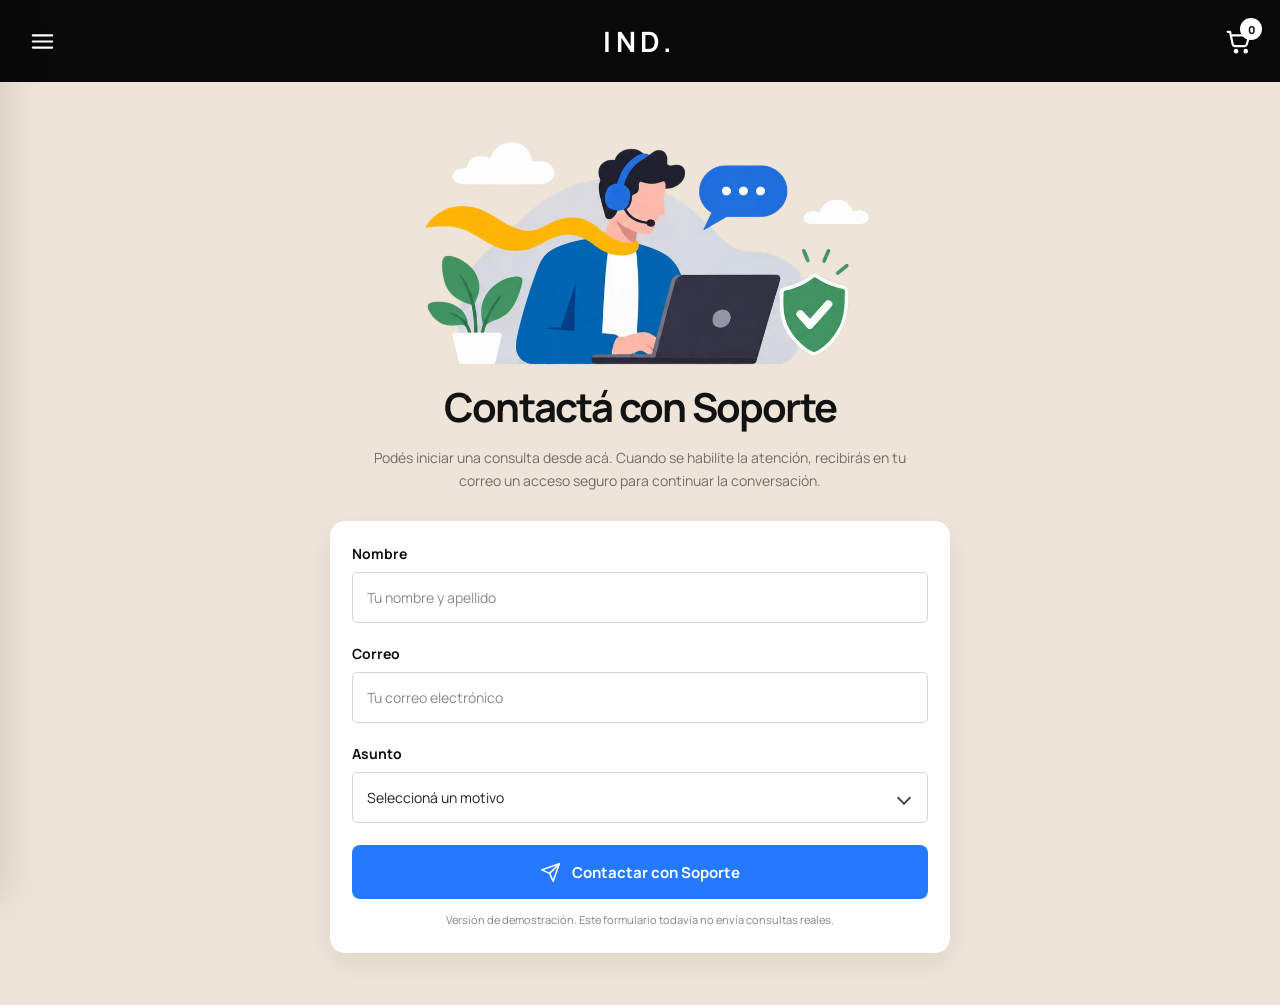
<file: soporte.html>
<!doctype html>
<html lang="es">
<head>
  <meta charset="utf-8" />
  <meta name="viewport" content="width=device-width, initial-scale=1, viewport-fit=cover" />
  <meta name="theme-color" content="#090909" />
  <meta name="indumentary-build" content="20261103-1530" />
  <title>Soporte · IND.</title>
  <meta name="description" content="Iniciá una consulta de Soporte en IND." />
  <link rel="preconnect" href="https://fonts.googleapis.com" />
  <link rel="preconnect" href="https://fonts.gstatic.com" crossorigin />
  <link href="https://fonts.googleapis.com/css2?family=Manrope:wght@400;500;600;700;800&display=swap" rel="stylesheet" />
  <link rel="stylesheet" href="./css/support.css?v=20261103-1530" />
</head>
<body class="support-body">
  <header class="support-header">
    <button id="supportMenuButton" class="support-header__icon" type="button" aria-label="Abrir menú" aria-controls="supportDrawer" aria-expanded="false">
      <svg viewBox="0 0 24 24" aria-hidden="true"><path d="M4 7h16M4 12h16M4 17h16"/></svg>
    </button>
    <a class="support-header__brand" href="./index.html" aria-label="Ir al inicio">IND.</a>
    <a class="support-header__cart" href="./index.html#cart" aria-label="Ver carrito">
      <svg viewBox="0 0 24 24" aria-hidden="true"><path d="M3 4h2l2.2 10.2a2 2 0 0 0 2 1.6h7.7a2 2 0 0 0 1.9-1.4L21 7H6"/><circle cx="10" cy="20" r="1"/><circle cx="18" cy="20" r="1"/></svg><span class="support-header__count">0</span>
    </a>
  </header>
  <div id="supportDrawerBackdrop" class="support-drawer-backdrop" hidden></div>
  <aside id="supportDrawer" class="support-drawer" aria-hidden="true" inert>
    <div class="support-drawer__top"><span class="support-drawer__brand">IND.</span>
      <button id="supportDrawerClose" class="support-drawer__close" type="button" aria-label="Cerrar menú">×</button>
    </div>
    <nav class="support-nav" aria-label="Navegación principal">
      <a href="./index.html">INICIO</a>
      <a href="./index.html#categorias">COLECCIONES</a>
      <a href="./index.html#productos">NOVEDADES</a>
      <a href="./tracking.html">SABER DE MI ENVÍO</a>
      <a class="is-active" href="./soporte.html" aria-current="page">SOPORTE</a>
      <a href="./index.html">POLÍTICAS</a>
    </nav>
  </aside>

  <main class="support-main">
    <div class="support-illustration" aria-hidden="true">
      <img src="./assets/support-illustration-approved.webp" alt="" width="1030" height="490" decoding="async" />
    </div>

    <section class="support-intro" aria-labelledby="supportTitle">
      <h1 id="supportTitle">Contactá con Soporte</h1>
      <p>Podés iniciar una consulta desde acá. Cuando se habilite la atención, recibirás en tu correo un acceso seguro para continuar la conversación.</p>
    </section>

    <section class="support-form-card" aria-label="Formulario de contacto">
      <form id="supportStartForm">
        <div class="support-field">
          <label for="supportName">Nombre</label>
          <input id="supportName" name="name" type="text" autocomplete="name" maxlength="120" placeholder="Tu nombre y apellido" required />
        </div>
        <div class="support-field">
          <label for="supportEmail">Correo</label>
          <input id="supportEmail" name="email" type="email" autocomplete="email" maxlength="254" placeholder="Tu correo electrónico" required />
        </div>
        <div class="support-field">
          <label for="supportSubject">Asunto</label>
          <select id="supportSubject" name="subject" required>
            <option value="" selected disabled>Seleccioná un motivo</option>
            <option value="pedido">Consulta sobre mi pedido</option>
            <option value="envio">Envío y seguimiento</option>
            <option value="cambios">Cambios y devoluciones</option>
            <option value="productos">Productos y disponibilidad</option>
            <option value="otro">Otro</option>
          </select>
          <span class="support-field__chevron" aria-hidden="true"></span>
        </div>
        <div class="support-field" id="supportOtherField" hidden>
          <label for="supportOther">Contanos el asunto</label>
          <input id="supportOther" name="other_subject" type="text" maxlength="160" placeholder="¿Sobre qué necesitás ayuda?" />
        </div>

        <button class="support-submit" type="submit" aria-describedby="supportDemoNote">
          <svg viewBox="0 0 24 24" aria-hidden="true"><path d="m22 2-7 20-4-9-9-4Z"/><path d="M22 2 11 13"/></svg>
          <span>Contactar con Soporte</span>
        </button>
        <p id="supportDemoNote" class="support-disclaimer">Versión de demostración. Este formulario todavía no envía consultas reales.</p>
        <p id="supportFeedback" class="support-feedback" role="status" aria-live="polite" hidden></p>
      </form>
    </section>
  </main>
  <script defer src="./js/support.js?v=20261103-1530"></script>
</body>
</html>
</file>
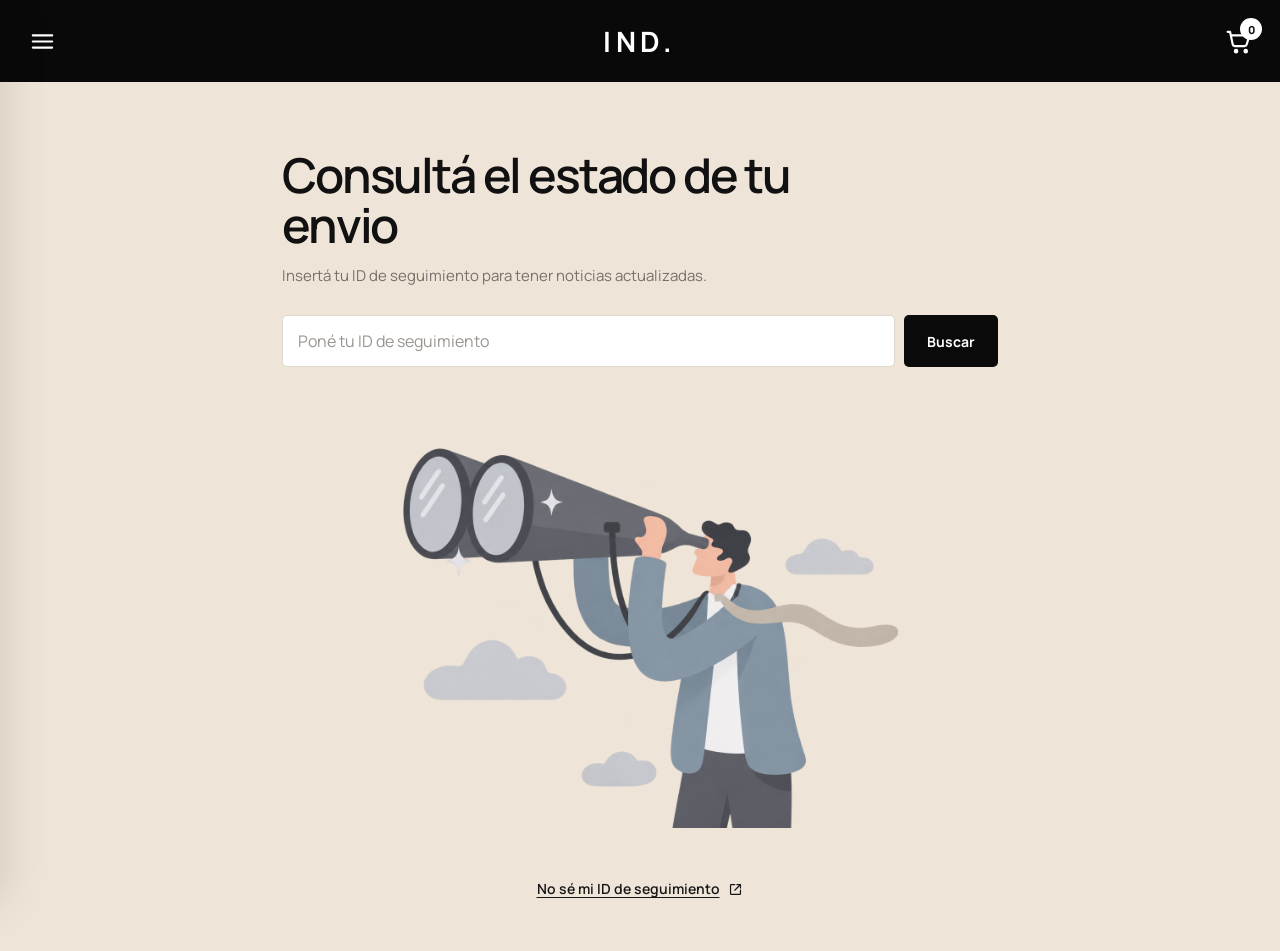
<file: tracking.html>
<!doctype html>
<html lang="es">
<head>
  <meta charset="utf-8" />
  <meta name="viewport" content="width=device-width, initial-scale=1, viewport-fit=cover" />
  <meta name="theme-color" content="#090909" />
  <meta name="indumentary-build" content="20261102-1528" />
  <title>Seguimiento de envío · IND.</title>
  <meta name="description" content="Consultá el estado de tu envío en IND." />
  <link rel="preconnect" href="https://fonts.googleapis.com" />
  <link rel="preconnect" href="https://fonts.gstatic.com" crossorigin />
  <link href="https://fonts.googleapis.com/css2?family=Manrope:wght@400;500;600;700;800&display=swap" rel="stylesheet" />
  <link rel="stylesheet" href="./css/tracking.css?v=20261102-1528" />
  <link rel="stylesheet" href="./css/tracking-results.css?v=20261102-1435" />
</head>
<body class="tracking-body">
  <header class="tracking-header">
    <button id="trackingMenuButton" class="tracking-header__control" type="button" aria-label="Abrir menú" aria-controls="trackingDrawer" aria-expanded="false">
      <svg viewBox="0 0 24 24" aria-hidden="true"><path d="M4 7h16M4 12h16M4 17h16"/></svg>
    </button>
    <a class="tracking-header__brand" href="./index.html" aria-label="Ir al inicio">IND.</a>
    <a class="tracking-header__cart" href="./index.html#cart" aria-label="Ver carrito">
      <svg viewBox="0 0 24 24" aria-hidden="true"><path d="M3 4h2l2.2 10.2a2 2 0 0 0 2 1.6h7.7a2 2 0 0 0 1.9-1.4L21 7H6"/><circle cx="10" cy="20" r="1"/><circle cx="18" cy="20" r="1"/></svg>
      <span class="tracking-header__cart-count">0</span>
    </a>
  </header>

  <div id="trackingDrawerBackdrop" class="tracking-drawer-backdrop" aria-hidden="true"></div>
  <aside id="trackingDrawer" class="tracking-drawer" aria-hidden="true">
    <div class="tracking-drawer__top">
      <span class="tracking-drawer__brand">IND.</span>
      <button id="trackingDrawerClose" class="tracking-drawer__close" type="button" aria-label="Cerrar menú">×</button>
    </div>
    <nav class="tracking-nav" aria-label="Navegación principal">
      <a class="tracking-nav__link" href="./index.html">INICIO</a>
      <button class="tracking-nav__toggle" type="button" data-tracking-submenu aria-controls="trackingCollections" aria-expanded="false">COLECCIONES <span>+</span></button>
      <div id="trackingCollections" class="tracking-nav__sub">
        <a href="./index.html">CAMISETAS</a>
        <a href="./index.html">CAMPERAS</a>
        <a href="./index.html">PANTALONES</a>
        <a href="./index.html">MEDIAS</a>
        <a href="./index.html">BOTINES</a>
        <a href="./index.html">GORRAS Y PILUSOS</a>
      </div>
      <a class="tracking-nav__link" href="./index.html">CUPONES</a>
      <a class="tracking-nav__link" href="./index.html">NOVEDADES</a>
      <div class="tracking-nav__divider" aria-hidden="true"></div>
      <a class="tracking-nav__link is-active" href="./tracking.html">SABER DE MI ENVÍO</a>
      <a class="tracking-nav__link" href="./soporte.html">SOPORTE</a>
      <div class="tracking-nav__divider" aria-hidden="true"></div>
      <button class="tracking-nav__toggle" type="button" data-tracking-submenu aria-controls="trackingPolicies" aria-expanded="false">POLÍTICAS <span>+</span></button>
      <div id="trackingPolicies" class="tracking-nav__sub">
        <a href="./index.html">ENVÍO</a>
        <a href="./index.html">DEVOLUCIÓN O CAMBIOS</a>
        <a href="./index.html">NAVEGACIÓN</a>
        <a href="./index.html">PRIVACIDAD Y DATOS</a>
        <a href="./index.html">TÉRMINOS DE USO</a>
      </div>
    </nav>
  </aside>

  <main class="tracking-main">
    <section class="tracking-copy" aria-labelledby="trackingTitle">
      <h1 id="trackingTitle">Consultá el estado de tu envio</h1>
      <p>Insertá tu ID de seguimiento para tener noticias actualizadas.</p>
    </section>

    <form id="trackingSearchForm" class="tracking-search" novalidate>
      <input id="trackingId" name="tracking_id" type="text" autocomplete="off" placeholder="Poné tu ID de seguimiento" aria-label="ID de seguimiento" />
      <button type="submit">Buscar</button>
    </form>

    <section class="tracking-empty" aria-label="Estado inicial de seguimiento" data-tracking-state="empty">
      <img src="./assets/tracking-empty-state-final.png?v=20261102-1305" alt="Ilustración de una persona buscando información de seguimiento con binoculares" />
    </section>

    <div class="tracking-help-row">
      <button id="trackingUnknownId" class="tracking-help-link" type="button" aria-label="No sé mi ID de seguimiento">
        <span>No sé mi ID de seguimiento</span>
        <svg viewBox="0 0 24 24" aria-hidden="true">
          <path d="M14 5h5v5"/>
          <path d="M11 13l8-8"/>
          <path d="M19 13v5a1 1 0 0 1-1 1H6a1 1 0 0 1-1-1V6a1 1 0 0 1 1-1h5"/>
        </svg>
      </button>
    </div>

    <section id="trackingResults" class="tracking-results" aria-live="polite" aria-label="Información del pedido" hidden></section>
  </main>

  <script defer src="./js/tracking.js?v=20261102-1435"></script>
</body>
</html>
</file>
<file: css/support.css>
:root{
  --support-bg:#eee4d7;
  --support-text:#111;
  --support-muted:#716d68;
  --support-line:#d8d4ce;
  --support-primary:#2479ff;
}
*{box-sizing:border-box}
html,body{min-height:100%}
body.support-body{margin:0;background:var(--support-bg);color:var(--support-text);font-family:"Manrope",system-ui,-apple-system,BlinkMacSystemFont,"Segoe UI",sans-serif}
button,input,select{font:inherit}
button,a,select{-webkit-tap-highlight-color:transparent}
[hidden]{display:none!important}
.support-header{
  position:sticky;top:0;z-index:80;display:grid;grid-template-columns:56px minmax(0,1fr) 56px;
  align-items:center;min-height:82px;padding:max(8px,env(safe-area-inset-top)) 18px 8px;
  background:#090909;color:white;
}
.support-header__icon,.support-header__cart{
  display:grid;width:48px;height:48px;place-items:center;padding:0;border:0;
  background:transparent;color:inherit;cursor:pointer
}
.support-header__icon svg,.support-header__cart svg{
  width:29px;height:29px;fill:none;stroke:currentColor;stroke-linecap:round;
  stroke-linejoin:round;stroke-width:1.8
}
.support-header__brand{justify-self:center;color:#fff;font-size:28px;font-weight:700;letter-spacing:.16em;text-decoration:none}
.support-header__cart{position:relative;justify-self:end}
.support-header__count{
  position:absolute;right:0;top:1px;display:grid;min-width:22px;height:22px;
  place-items:center;padding:0 5px;border-radius:999px;background:white;color:#111;
  font-size:11px;font-weight:800
}
.support-main{width:min(100%,660px);margin:0 auto;padding:32px 20px calc(52px + env(safe-area-inset-bottom))}
.support-illustration{width:100%;margin:0 auto 8px;display:flex;justify-content:center;align-items:center}
.support-illustration img{display:block;width:min(100%,540px);height:auto;object-fit:contain;background:transparent}
.support-intro{padding:0 4px;text-align:center}
.support-intro h1{margin:0;color:#121212;font-size:clamp(29px,6.9vw,40px);font-weight:700;line-height:1.12;letter-spacing:-.045em}
.support-intro p{max-width:540px;margin:16px auto 0;color:var(--support-muted);font-size:14px;line-height:1.65;font-weight:400}
.support-form-card{
  margin-top:29px;padding:24px 22px;border-radius:15px;
  background:#fff;box-shadow:0 10px 30px rgba(40,35,30,.07);
}
.support-field{position:relative;margin-bottom:22px}
.support-field label{display:block;margin:0 0 9px;font-size:14px;line-height:1.3;font-weight:700}
.support-field input,.support-field select{
  width:100%;height:51px;min-width:0;padding:0 14px;border:1px solid #d4d4d8;
  border-radius:5px;outline:0;background:#fff;color:#222;
  font-size:14px;line-height:1.4;box-shadow:none;
}
.support-field input::placeholder{color:#898989}
.support-field input:focus-visible,.support-field select:focus-visible{
  border-color:var(--support-primary);outline:2px solid rgba(36,121,255,.17);outline-offset:1px
}
.support-field select{appearance:none;padding-right:42px;cursor:pointer}
.support-field__chevron{
  position:absolute;right:19px;bottom:20px;width:10px;height:10px;pointer-events:none;
  border-right:2px solid #4a4a4a;border-bottom:2px solid #4a4a4a;transform:rotate(45deg)
}
.support-submit{
  display:flex;width:100%;min-height:54px;align-items:center;justify-content:center;gap:11px;
  padding:12px 16px;border:0;border-radius:8px;background:var(--support-primary);
  color:white;font-size:15px;line-height:1.3;font-weight:700;cursor:pointer
}
.support-submit svg{width:21px;height:21px;fill:none;stroke:currentColor;stroke-width:1.8;stroke-linecap:round;stroke-linejoin:round;flex:none}
.support-submit:active{transform:translateY(1px)}
.support-disclaimer{margin:13px 0 0;color:#85817d;text-align:center;font-size:11px;line-height:1.5}
.support-feedback{
  margin:14px 0 0;padding:12px 14px;border-radius:5px;background:#eff3fb;
  border:1px solid #d4deef;color:#25416d;font-size:12px;line-height:1.5
}
.support-drawer-backdrop{position:fixed;z-index:120;inset:0;background:rgba(0,0,0,.42)}
.support-drawer{
  position:fixed;z-index:130;top:0;bottom:0;left:0;width:min(86vw,360px);overflow-y:auto;
  padding:max(22px,env(safe-area-inset-top)) 22px 32px;background:#fff;
  box-shadow:16px 0 44px rgba(0,0,0,.12);transform:translateX(-104%);
  transition:transform .2s ease
}
.support-drawer.is-open{transform:translateX(0)}
.support-drawer__top{display:flex;align-items:center;justify-content:space-between;margin-bottom:24px}
.support-drawer__brand{font-size:22px;font-weight:800;letter-spacing:.13em}
.support-drawer__close{display:grid;width:40px;height:40px;place-items:center;padding:0;border:0;border-radius:50%;background:#f2eee8;color:#111;cursor:pointer;font-size:25px}
.support-nav{display:grid}
.support-nav a{
  display:flex;min-height:48px;align-items:center;padding:12px 0;border-bottom:1px solid #eee9e3;
  color:#111;font-size:13px;font-weight:700;letter-spacing:.03em;text-decoration:none
}
.support-nav a.is-active{color:#66605a}
@media(min-width:760px){.support-main{padding-top:38px}}
@media(max-width:420px){
  .support-header{min-height:76px;padding-left:12px;padding-right:12px}
  .support-main{padding:25px 18px 42px}
  .support-intro h1{font-size:30px}
  .support-form-card{padding:22px 17px}
  .support-illustration img{width:100%}
}
@media(prefers-reduced-motion:reduce){.support-drawer{transition:none}}
</file>
<file: css/tracking.css>
:root {
  --tracking-bg: #eee4d7;
  --tracking-surface: #f6f1ea;
  --tracking-white: #ffffff;
  --tracking-text: #111111;
  --tracking-muted: #77716b;
  --tracking-line: #ded8d1;
  --tracking-black: #090909;
}

* { box-sizing: border-box; }
html, body { min-height: 100%; }
body.tracking-body {
  margin: 0;
  background: var(--tracking-bg);
  color: var(--tracking-text);
  font-family: "Manrope", system-ui, -apple-system, BlinkMacSystemFont, "Segoe UI", sans-serif;
}
button, input { font: inherit; }
button, a { -webkit-tap-highlight-color: transparent; }

.tracking-empty[hidden],
.tracking-help-row[hidden],
.tracking-results[hidden] {
  display: none !important;
}

.tracking-header {
  position: sticky;
  z-index: 80;
  top: 0;
  display: grid;
  min-height: 82px;
  grid-template-columns: 56px minmax(0, 1fr) 56px;
  align-items: center;
  padding: max(8px, env(safe-area-inset-top)) 18px 8px;
  background: var(--tracking-black);
  color: #fff;
}
.tracking-header__control,
.tracking-header__cart {
  display: grid;
  width: 48px;
  height: 48px;
  place-items: center;
  padding: 0;
  border: 0;
  background: transparent;
  color: inherit;
  cursor: pointer;
}
.tracking-header__control svg,
.tracking-header__cart svg {
  width: 29px;
  height: 29px;
  fill: none;
  stroke: currentColor;
  stroke-linecap: round;
  stroke-linejoin: round;
  stroke-width: 1.8;
}
.tracking-header__brand {
  justify-self: center;
  color: #fff;
  font-size: 28px;
  font-weight: 700;
  letter-spacing: .16em;
  text-decoration: none;
}
.tracking-header__cart { position: relative; justify-self: end; }
.tracking-header__cart-count {
  position: absolute;
  top: 1px;
  right: 0;
  display: grid;
  min-width: 22px;
  height: 22px;
  place-items: center;
  padding: 0 5px;
  border-radius: 999px;
  background: #fff;
  color: #111;
  font-size: 11px;
  font-weight: 800;
}

.tracking-main {
  width: min(100%, 760px);
  margin: 0 auto;
  padding: 46px 22px calc(52px + env(safe-area-inset-bottom));
}
.tracking-copy { max-width: 610px; }
.tracking-copy h1 {
  margin: 0;
  color: #111;
  font-size: clamp(31px, 8vw, 48px);
  font-weight: 600;
  line-height: 1.04;
  letter-spacing: -.045em;
}
.tracking-copy p {
  margin: 14px 0 0;
  color: var(--tracking-muted);
  font-size: 15px;
  font-weight: 400;
  line-height: 1.55;
}
.tracking-search {
  display: grid;
  grid-template-columns: minmax(0, 1fr) auto;
  gap: 9px;
  margin-top: 28px;
}
.tracking-search input {
  width: 100%;
  min-width: 0;
  height: 52px;
  padding: 0 15px;
  border: 1px solid var(--tracking-line);
  border-radius: 5px;
  outline: none;
  background: #fff;
  color: #111;
  box-shadow: none;
  appearance: none;
}
.tracking-search input::placeholder { color: #9a958f; opacity: 1; }
.tracking-search input:focus { border-color: #cfc9c2; outline: none; box-shadow: none; }
.tracking-search button {
  min-width: 94px;
  height: 52px;
  padding: 0 20px;
  border: 0;
  border-radius: 5px;
  background: #0a0a0a;
  color: #fff;
  cursor: pointer;
  font-size: 14px;
  font-weight: 700;
}
.tracking-search button:active { transform: translateY(1px); }

.tracking-empty {
  display: flex;
  justify-content: center;
  align-items: center;
  margin-top: 28px;
  padding: 0;
  background: transparent;
  border: 0;
  border-radius: 0;
  box-shadow: none;
  overflow: visible;
}
.tracking-empty img {
  display: block;
  width: min(100%, 650px);
  height: auto;
  background: transparent;
  opacity: 1;
  pointer-events: none;
  user-select: none;
}

.tracking-help-row {
  display: flex;
  width: 100%;
  justify-content: center;
  align-items: center;
  margin-top: 52px;
}
.tracking-help-link {
  display: inline-flex;
  align-items: center;
  justify-content: center;
  gap: 7px;
  margin: 0;
  padding: 0;
  border: 0;
  background: transparent;
  color: #171717;
  cursor: pointer;
  font-size: 14px;
  font-weight: 600;
  line-height: 1.35;
  text-align: center;
  text-decoration: underline;
  text-decoration-thickness: 1px;
  text-underline-offset: 3px;
}
.tracking-help-link svg {
  width: 17px;
  height: 17px;
  flex: 0 0 17px;
  fill: none;
  stroke: currentColor;
  stroke-linecap: round;
  stroke-linejoin: round;
  stroke-width: 1.7;
}
.tracking-help-link:active { opacity: .66; }

.tracking-drawer-backdrop {
  position: fixed;
  z-index: 120;
  inset: 0;
  background: rgba(0,0,0,.42);
  opacity: 0;
  pointer-events: none;
  transition: opacity 180ms ease;
}
.tracking-drawer-backdrop.is-open { opacity: 1; pointer-events: auto; }
.tracking-drawer {
  position: fixed;
  z-index: 130;
  top: 0;
  bottom: 0;
  left: 0;
  width: min(86vw, 360px);
  overflow-y: auto;
  padding: max(22px, env(safe-area-inset-top)) 22px 32px;
  background: #fff;
  box-shadow: 16px 0 44px rgba(0,0,0,.12);
  transform: translateX(-104%);
  transition: transform 200ms ease;
}
.tracking-drawer.is-open { transform: translateX(0); }
.tracking-drawer__top {
  display: flex;
  align-items: center;
  justify-content: space-between;
  margin-bottom: 24px;
}
.tracking-drawer__brand { font-size: 22px; font-weight: 800; letter-spacing: .13em; }
.tracking-drawer__close {
  display: grid;
  width: 40px;
  height: 40px;
  place-items: center;
  border: 0;
  border-radius: 50%;
  background: #f2eee8;
  color: #111;
  cursor: pointer;
  font-size: 25px;
}
.tracking-nav { display: grid; }
.tracking-nav__link,
.tracking-nav__toggle {
  display: flex;
  min-height: 48px;
  align-items: center;
  justify-content: space-between;
  padding: 0;
  border: 0;
  border-bottom: 1px solid #eee9e3;
  background: transparent;
  color: #111;
  cursor: pointer;
  font-size: 13px;
  font-weight: 700;
  letter-spacing: .03em;
  text-align: left;
  text-decoration: none;
}
.tracking-nav__link.is-active { color: #66605a; }
.tracking-nav__divider { height: 10px; }
.tracking-nav__sub { display: none; padding: 5px 0 12px 14px; }
.tracking-nav__sub.is-open { display: grid; }
.tracking-nav__sub a {
  padding: 9px 0;
  color: #77716b;
  font-size: 11px;
  font-weight: 600;
  text-decoration: none;
}

@media (min-width: 760px) {
  .tracking-main { padding-top: 68px; }
}
@media (max-width: 420px) {
  .tracking-header { min-height: 76px; padding-right: 12px; padding-left: 12px; }
  .tracking-main { padding: 38px 18px 42px; }
  .tracking-copy h1 { font-size: 34px; }
  .tracking-copy p { font-size: 14px; }
  .tracking-search { gap: 7px; }
  .tracking-search input { height: 50px; padding: 0 13px; font-size: 13px; }
  .tracking-search button { min-width: 82px; height: 50px; padding: 0 15px; }
  .tracking-empty { margin-top: 24px; }
  .tracking-help-row { margin-top: 46px; }
  .tracking-help-link { font-size: 13px; }
}
</file>
<file: css/tracking-results.css>
.tracking-results {
  display: grid;
  gap: 14px;
  margin-top: 28px;
}
.tracking-results[hidden] { display: none !important; }

.tracking-result-card {
  overflow: hidden;
  border: 1px solid rgba(18, 18, 18, .055);
  border-radius: 12px;
  background: #fff;
  box-shadow: 0 10px 28px rgba(34, 29, 24, .055);
}
.tracking-result-card__header {
  display: flex;
  min-height: 62px;
  align-items: flex-start;
  justify-content: space-between;
  gap: 16px;
  padding: 17px 18px 15px;
  border-bottom: 1px solid #e8e8e6;
}
.tracking-result-card__title {
  margin: 0;
  color: #111;
  font-size: 18px;
  font-weight: 750;
  line-height: 1.18;
  letter-spacing: -.02em;
}
.tracking-result-card__updated {
  flex: 0 0 auto;
  max-width: 142px;
  color: #96948f;
  font-size: 10px;
  font-weight: 500;
  line-height: 1.35;
  text-align: right;
}
.tracking-result-card__body { padding: 18px; }
.tracking-result-card__body--flush { padding: 0; }

/* Logistics lifecycle */
.tracking-timeline {
  display: grid;
  margin: 0;
  padding: 2px 0 0;
  list-style: none;
}
.tracking-timeline__item {
  position: relative;
  min-height: 62px;
  padding: 0 0 24px 34px;
}
.tracking-timeline__item:last-child { min-height: 34px; padding-bottom: 0; }
.tracking-timeline__item:not(:last-child)::before {
  content: "";
  position: absolute;
  top: 15px;
  bottom: -1px;
  left: 7px;
  border-left: 2px dashed #68a977;
}
.tracking-timeline__item.is-pending:not(:last-child)::before { border-left-color: #cad7cd; }
.tracking-timeline__node {
  position: absolute;
  top: 3px;
  left: 0;
  width: 16px;
  height: 16px;
  border: 2px solid #8faf96;
  border-radius: 50%;
  background: #fff;
}
.tracking-timeline__item.is-complete .tracking-timeline__node {
  border-color: #6e9f78;
  background: #6e9f78;
}
.tracking-timeline__item.is-current .tracking-timeline__node {
  border-color: #2e9b53;
  background: #2e9b53;
  box-shadow: 0 0 0 0 rgba(46, 155, 83, .34);
  animation: tracking-status-pulse 1.8s ease-out infinite;
}
.tracking-timeline__item.is-pending .tracking-timeline__node {
  border-color: #b9c8bc;
  background: #fff;
}
@keyframes tracking-status-pulse {
  0% { box-shadow: 0 0 0 0 rgba(46, 155, 83, .38); }
  70% { box-shadow: 0 0 0 9px rgba(46, 155, 83, 0); }
  100% { box-shadow: 0 0 0 0 rgba(46, 155, 83, 0); }
}
@media (prefers-reduced-motion: reduce) {
  .tracking-timeline__item.is-current .tracking-timeline__node { animation: none; }
}
.tracking-timeline__title {
  margin: 0;
  color: #171717;
  font-size: 14px;
  font-weight: 750;
  line-height: 1.25;
}
.tracking-timeline__item.is-current .tracking-timeline__title { color: #258748; }
.tracking-timeline__subtitle {
  margin: 5px 0 0;
  color: #85827d;
  font-size: 12px;
  font-weight: 400;
  line-height: 1.45;
}

/* Customer data */
.tracking-data-list { display: grid; gap: 17px; margin: 0; }
.tracking-data-item { display: grid; gap: 4px; }
.tracking-data-item dt {
  color: #9a9791;
  font-size: 10px;
  font-weight: 650;
  letter-spacing: .025em;
  text-transform: uppercase;
}
.tracking-data-item dd {
  margin: 0;
  color: #1b1b1b;
  font-size: 14px;
  font-weight: 550;
  line-height: 1.45;
}
.tracking-data-item dd.is-muted { color: #77746f; font-weight: 450; }

/* Purchased products */
.tracking-order-row,
.tracking-order-total {
  display: grid;
  grid-template-columns: minmax(0, 1fr) auto;
  align-items: center;
  gap: 14px;
  padding: 15px 18px;
}
.tracking-order-row + .tracking-order-row { border-top: 1px solid #eeeeec; }
.tracking-order-row__label {
  display: grid;
  gap: 3px;
  color: #1a1a1a;
  font-size: 13px;
  font-weight: 650;
}
.tracking-order-row__meta {
  color: #97938e;
  font-size: 11px;
  font-weight: 400;
}
.tracking-order-row__value {
  color: #181818;
  font-size: 13px;
  font-weight: 700;
  text-align: right;
}
.tracking-order-total {
  border-top: 1px solid #dededb;
  padding-top: 17px;
  padding-bottom: 17px;
}
.tracking-order-total strong { font-size: 15px; font-weight: 800; }

/* Help / action intents */
.tracking-actions { display: grid; }
.tracking-action {
  display: grid;
  width: 100%;
  min-height: 50px;
  grid-template-columns: minmax(0, 1fr) auto;
  align-items: center;
  gap: 12px;
  padding: 13px 18px;
  border: 0;
  border-bottom: 1px solid #e8e8e6;
  background: #fff;
  color: #1a1a1a;
  cursor: pointer;
  font-size: 13px;
  font-weight: 600;
  text-align: left;
}
.tracking-action:last-child { border-bottom: 0; }
.tracking-action__chevron {
  color: #99958f;
  font-size: 20px;
  font-weight: 400;
  line-height: 1;
}
.tracking-action:active { background: #f8f8f6; }

@media (max-width: 420px) {
  .tracking-results { gap: 12px; margin-top: 24px; }
  .tracking-result-card { border-radius: 10px; }
  .tracking-result-card__header { min-height: 58px; padding: 15px 16px 13px; }
  .tracking-result-card__title { font-size: 17px; }
  .tracking-result-card__updated { max-width: 125px; font-size: 9.5px; }
  .tracking-result-card__body { padding: 16px; }
  .tracking-order-row, .tracking-order-total, .tracking-action { padding-right: 16px; padding-left: 16px; }
}
</file>
